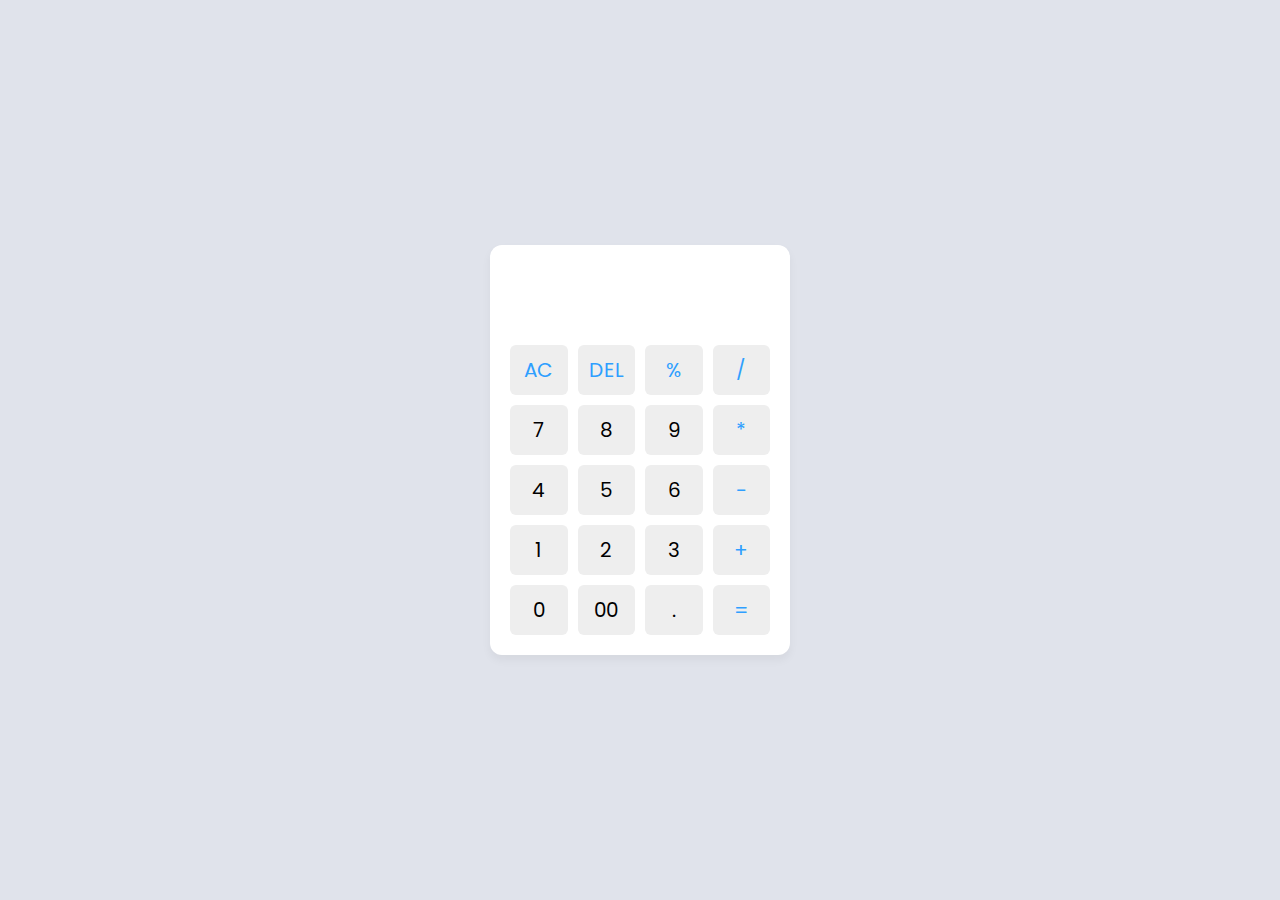
<file: Calculator/index.html>
<!DOCTYPE html>
<html lang="en">
  <head>
    <meta charset="UTF-8" />
    <meta http-equiv="X-UA-Compatible" content="IE=edge" />
    <meta name="viewport" content="width=device-width, initial-scale=1.0" />
    <title>Calculator in HTML CSS & JavaScript</title>
    <link rel="stylesheet" href="style.css" />
  </head>
  <body>
    <div class="container">
      <input type="text" class="display" />

      <div class="buttons">
        <button class="operator" data-value="AC">AC</button>
        <button class="operator" data-value="DEL">DEL</button>
        <button class="operator" data-value="%">%</button>
        <button class="operator" data-value="/">/</button>

        <button data-value="7">7</button>
        <button data-value="8">8</button>
        <button data-value="9">9</button>
        <button class="operator" data-value="*">*</button>

        <button data-value="4">4</button>
        <button data-value="5">5</button>
        <button data-value="6">6</button>
        <button class="operator" data-value="-">-</button>

        <button data-value="1">1</button>
        <button data-value="2">2</button>
        <button data-value="3">3</button>
        <button class="operator" data-value="+">+</button>

        <button data-value="0">0</button>
        <button data-value="00">00</button>
        <button data-value=".">.</button>
        <button class="operator" data-value="=">=</button>
      </div>
    </div>

    <script src="script.js"></script>
  </body>
</html>
</file>
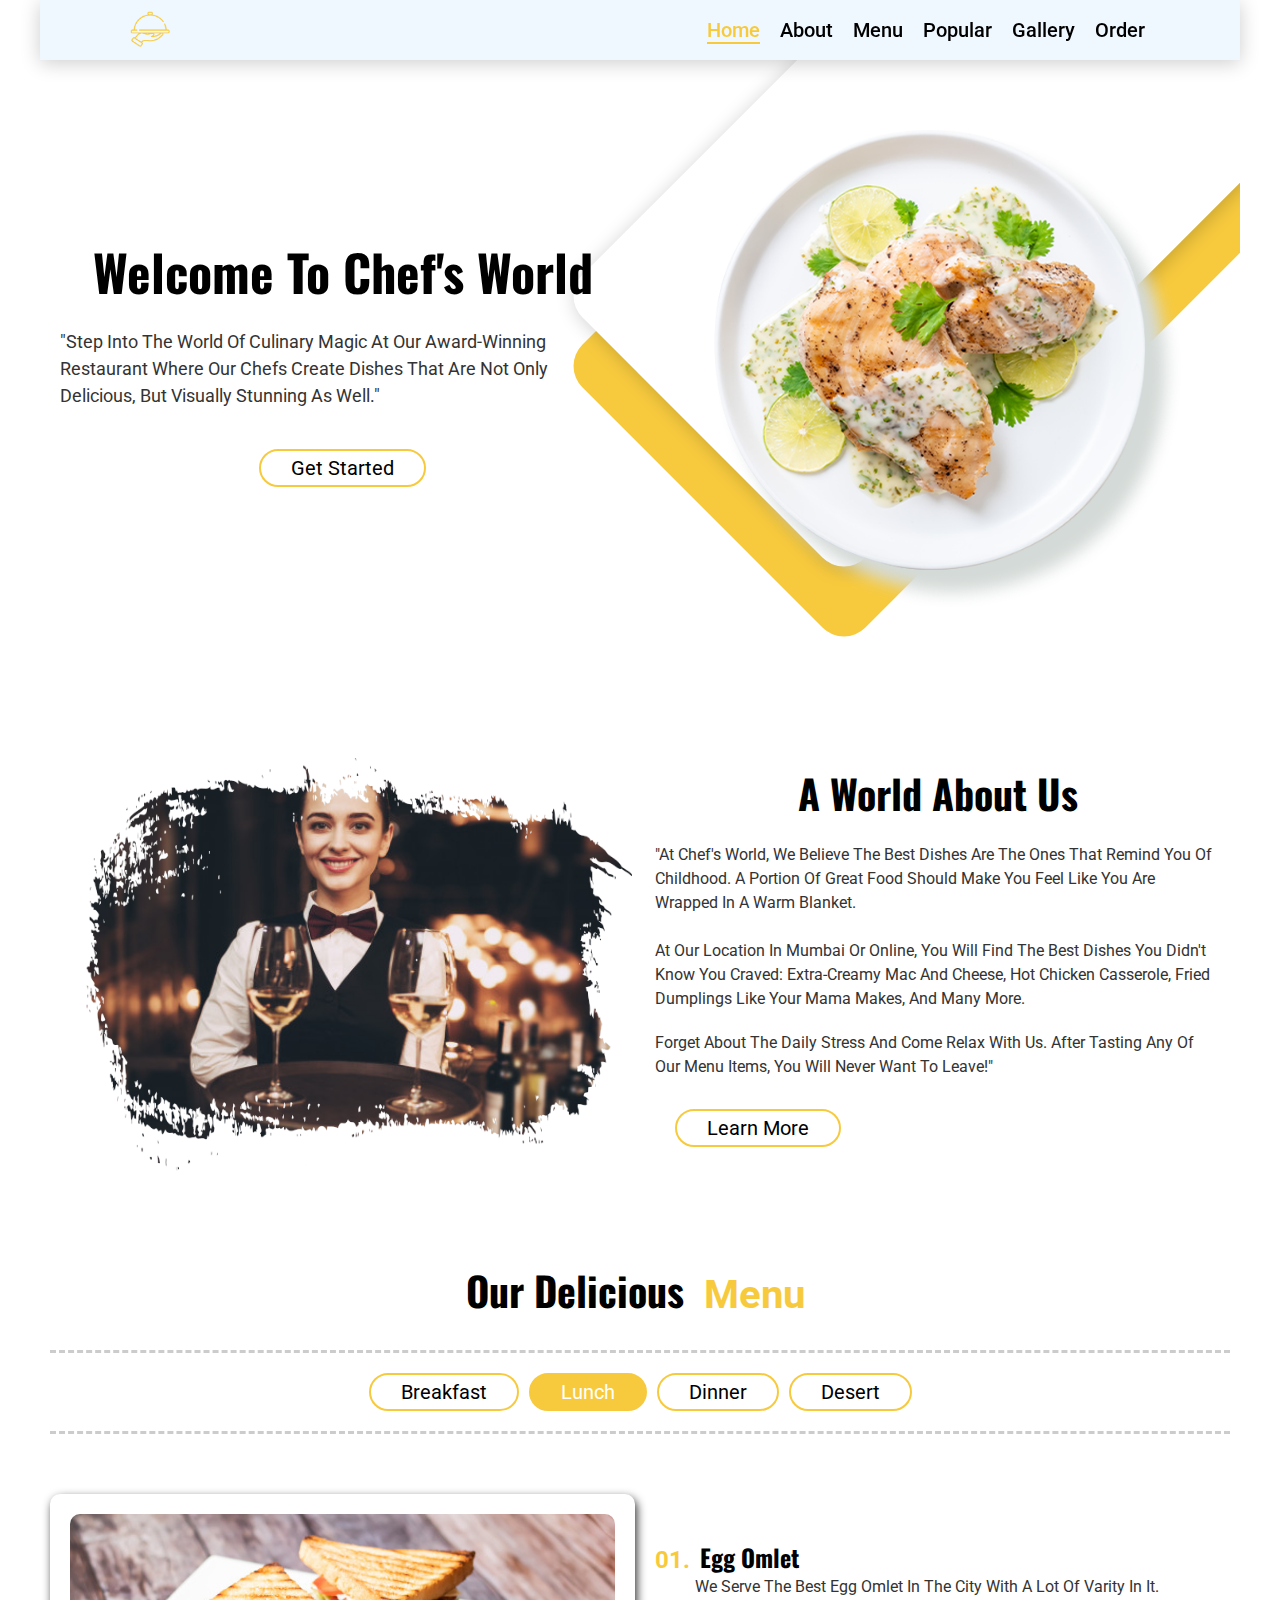
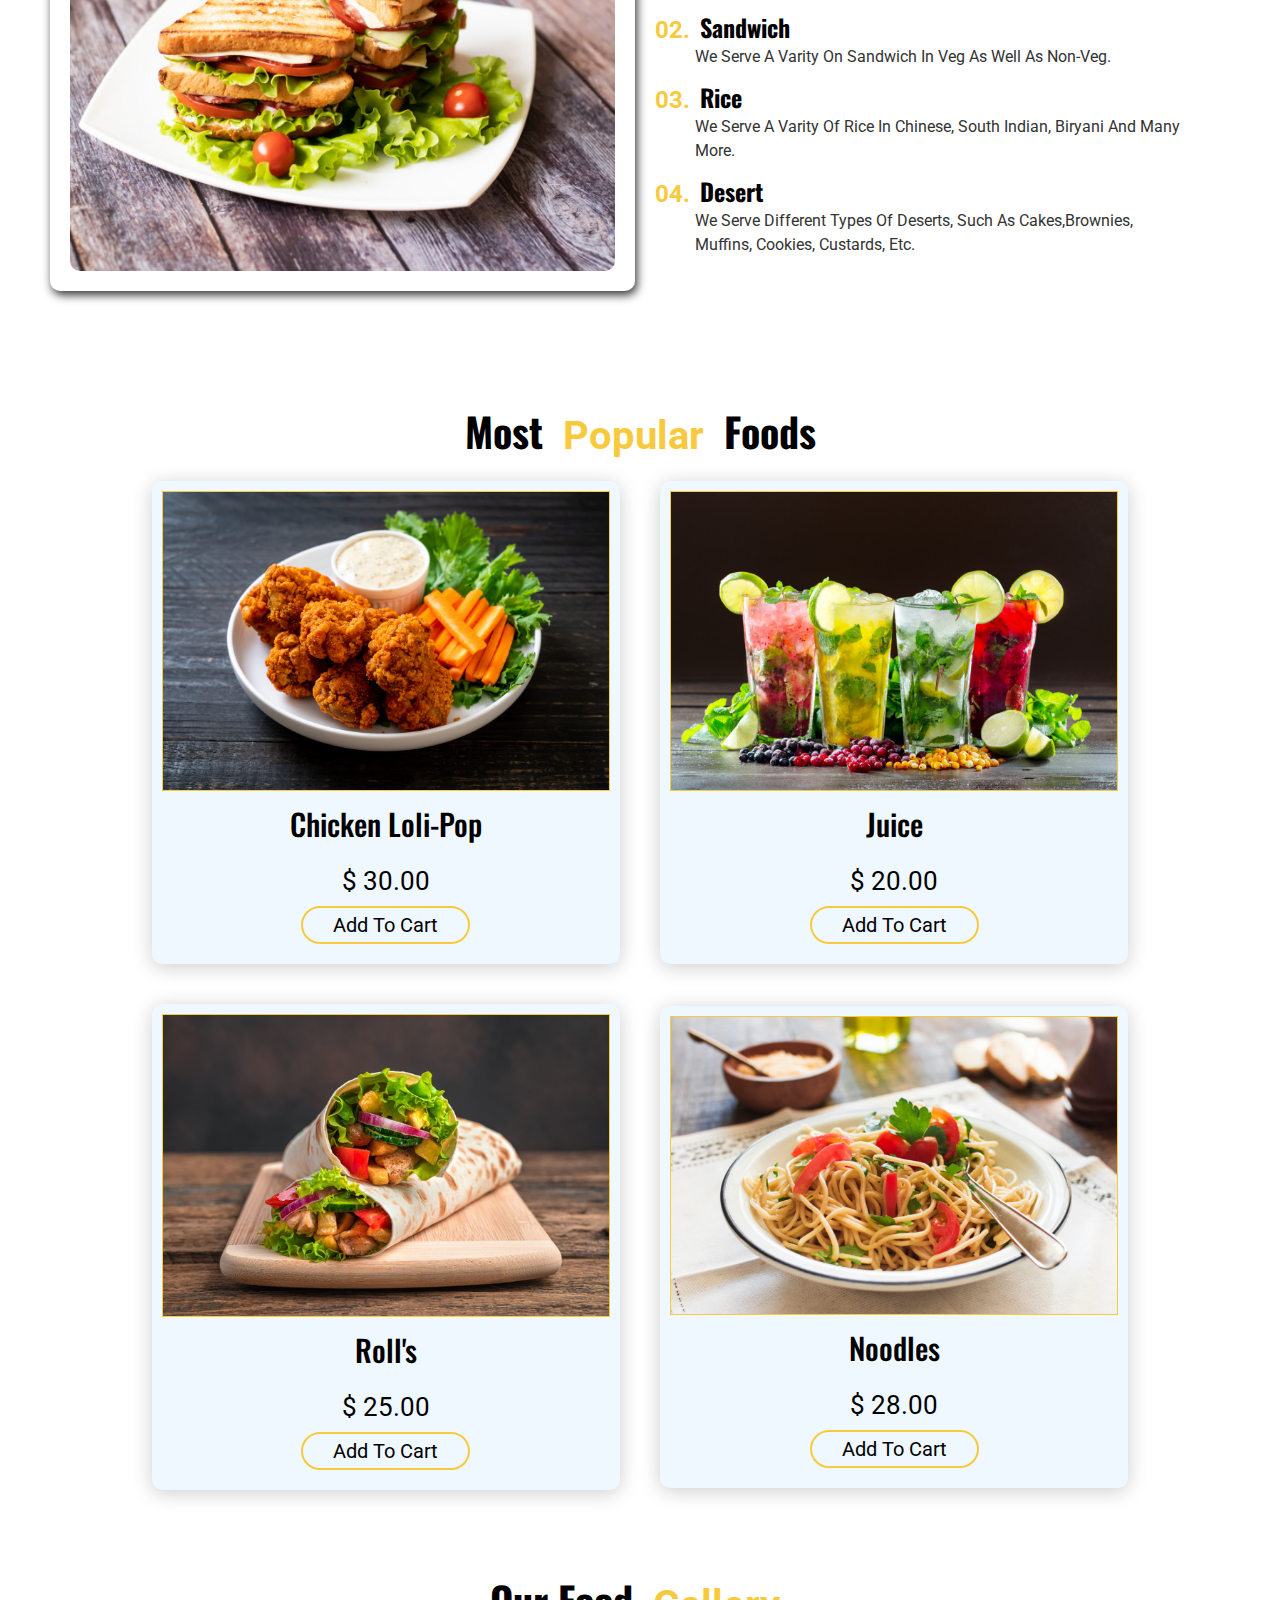
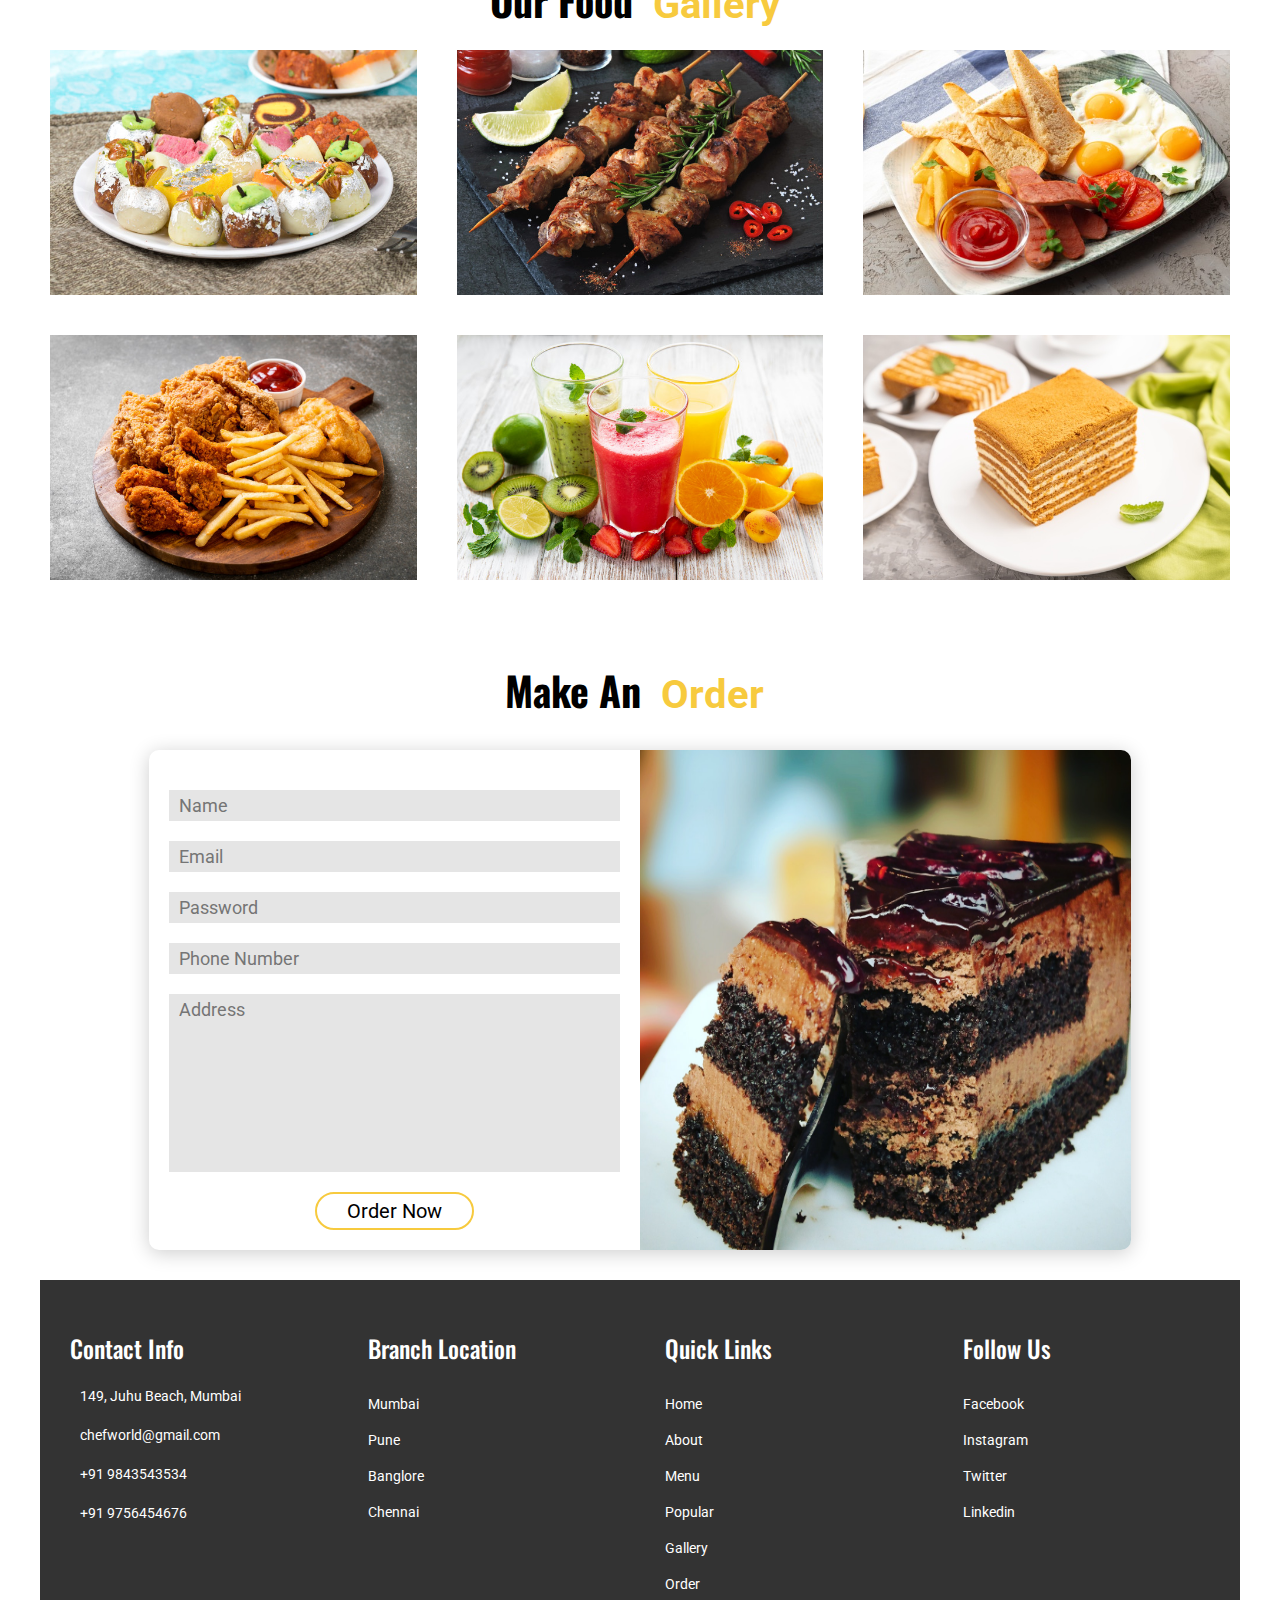
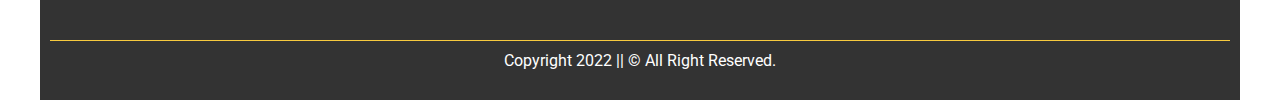
<file: Landing Page/index.html>
<!DOCTYPE html>
<html lang="en">
  <head>
    <meta charset="UTF-8" />
    <meta http-equiv="X-UA-Compatible" content="IE=edge" />
    <meta name="viewport" content="width=device-width, initial-scale=1.0" />
    <title>food-website</title>
    <link
      rel="shortcut icon"
      href="./images/title-logo.png"
      type="image/x-icon"
    />

    <!-- ----linked font awesome cdn---- -->
    <link
      rel="stylesheet"
      href="https://cdnjs.cloudflare.com/ajax/libs/font-awesome/6.1.1/css/all.min.css"
      integrity="sha512-KfkfwYDsLkIlwQp6LFnl8zNdLGxu9YAA1QvwINks4PhcElQSvqcyVLLD9aMhXd13uQjoXtEKNosOWaZqXgel0g=="
      crossorigin="anonymous"
      referrerpolicy="no-referrer"
    />

    <!-- ----linked style.css file---- -->
    <link rel="stylesheet" href="./public/css/style.css" />

    <!-- ----linked media.css file---- -->
    <link rel="stylesheet" href="./public/css/media.css" />
  </head>
  <body>
    <!-- ====markup header element==== -->
    <header class="header">
      <!-- ---header logo--- -->
      <div class="header-logo">
        <img src="./images/logo-img.png" alt="logo" />
      </div>

      <!-- ---navigation--- -->
      <nav class="navbar">
        <ul>
          <li>
            <a class="active" href="#home">home</a>
          </li>
          <li>
            <a href="#about">about</a>
          </li>
          <li>
            <a href="#menu">menu</a>
          </li>
          <li>
            <a href="#popular">popular</a>
          </li>
          <li>
            <a href="#gallery">gallery</a>
          </li>
          <li>
            <a href="#order">order</a>
          </li>
        </ul>
      </nav>

      <!-- ---menu bar--- -->
      <div id="menu-bar" class="fas fa-bars"></div>
    </header>

    <!-- ====markup main element==== -->

    <main>
      <!-- ====markup home section==== -->
      <section id="home" class="home">
        <div class="home-desc">
          <h1>Welcome to Chef's World</h1>
          <p>
            "Step into the world of culinary magic at our award-winning restaurant where our chefs create dishes that are not only delicious, 
            but visually stunning as well."
          </p>
          <input type="button" value="get started" />
        </div>

        <div class="home-image">
          <img src="./images/home-img.png" alt="Net Error" />
        </div>
      </section>

      <!-- ====markup about section==== -->
      <section id="about" class="about">
        <div class="about-image">
          <img src="./images/about-frame-img.png" alt="" />
        </div>

        <div class="about-desc">
          <h2>a world about us</h2>
          <p>
            "At Chef's World, we believe the best dishes are the ones that remind you of childhood. 
            A portion of great food should make you feel like you are wrapped in a warm blanket.
            <br><br>At our location in Mumbai or online, you will find the best dishes you didn't know you craved:
            extra-creamy mac and cheese, hot chicken casserole, fried dumplings like your mama makes, and many more.
          </p>
          <p>
            Forget about the daily stress and come relax with us. After tasting any of our menu items, you will never want to leave!"
          </p>

          <input type="button" value="learn more" />
        </div>
      </section>

      <!-- ====markup about section==== -->
      <section id="menu" class="menu">
        <h2>our delicious <span>menu</span></h2>
        <div class="catagory">
          <input type="button" value="breakfast" />
          <input type="button" class="active" value="lunch" />
          <input type="button" value="dinner" />
          <input type="button" value="desert" />
        </div>

        <div class="catagory-img">
          <img id="c-img" src="./images/menu-lunch.jpg" alt="Net Error" />
        </div>

        <!-- ---info content 01--- -->
        <div class="menu-content">
          <div class="info">
            <h3><span>01.</span>Egg Omlet</h3>
            <p>
              We serve the best Egg Omlet in the city with a lot of varity in it.
            </p>
          </div>

          <!-- ---info content 02--- -->
          <div class="info">
            <h3><span>02.</span>Sandwich</h3>
            <p>
              We serve a varity on Sandwich in Veg as well as Non-veg.
            </p>
          </div>

          <!-- ---info content 03--- -->
          <div class="info">
            <h3><span>03.</span>Rice</h3>
            <p>
              We serve a varity of rice in chinese, south Indian, Biryani and many more.
            </p>
          </div>

          <!-- ---info content 04--- -->
          <div class="info">
            <h3><span>04.</span>Desert</h3>
            <p>
              We serve different types of deserts, such as Cakes,Brownies, Muffins, Cookies, Custards, etc.
            </p>
          </div>
        </div>
      </section>

      <!-- ====markup popular section==== -->
      <section id="popular" class="popular">
        <h2>most <span>popular</span> foods</h2>

        <div class="popular-content">
          <!-- ---card 01--- -->
          <div class="p-card">
            <img src="./images/product-1.jpg" alt="Net Error" />
            <h4>Chicken loli-Pop</h4>
            <div class="review">
              <i class="fas fa-star"></i>
              <i class="fas fa-star"></i>
              <i class="fas fa-star"></i>
              <i class="fas fa-star"></i>
              <i class="fas fa-star"></i>
            </div>
            <p class="price">$ 30.00</p>
            <input type="button" value="add to cart" />
          </div>

          <!-- ---card 02--- -->
          <div class="p-card">
            <img src="./images/product-2.jpg" alt="Net Error" />
            <h4>Juice</h4>
            <div class="review">
              <i class="fas fa-star"></i>
              <i class="fas fa-star"></i>
              <i class="fas fa-star"></i>
              <i class="fas fa-star"></i>
              <i class="fas fa-star"></i>
            </div>
            <p class="price">$ 20.00</p>
            <input type="button" value="add to cart" />
          </div>

          <!-- ---card 03--- -->
          <div class="p-card">
            <img src="./images/product-3.jpg" alt="Net Error" />
            <h4>Roll's</h4>
            <div class="review">
              <i class="fas fa-star"></i>
              <i class="fas fa-star"></i>
              <i class="fas fa-star"></i>
              <i class="fas fa-star"></i>
              <i class="fas fa-star"></i>
            </div>
            <p class="price">$ 25.00</p>
            <input type="button" value="add to cart" />
          </div>

          <!-- ---card 04--- -->
          <div class="p-card">
            <img src="./images/product-4.jpg" alt="Net Error" />
            <h4>Noodles</h4>
            <div class="review">
              <i class="fas fa-star"></i>
              <i class="fas fa-star"></i>
              <i class="fas fa-star"></i>
              <i class="fas fa-star"></i>
              <i class="fas fa-star"></i>
            </div>
            <p class="price">$ 28.00</p>
            <input type="button" value="add to cart" />
          </div>
        </div>
      </section>

      <!-- ====markup gallery section==== -->
      <section id="gallery" class="gallery">
        <h2>our food <span>gallery</span></h2>

        <div class="gallery-content">
          <!-- ---gallery card 01--- -->
          <div class="g-card">
            <img src="./images/img1.jpg" alt="Net Error" />
            <h3>Sweet</h3>
          </div>

          <!-- ---gallery card 02--- -->
          <div class="g-card">
            <img src="./images/img2.jpg" alt="Net Error" />
            <h3>Tandori</h3>
          </div>

          <!-- ---gallery card 03--- -->
          <div class="g-card">
            <img src="./images/img3.jpg" alt="Net Error" />
            <h3>Omlet</h3>
          </div>

          <!-- ---gallery card 04--- -->
          <div class="g-card">
            <img src="./images/img4.jpg" alt="Net Error" />
            <h3>Fries</h3>
          </div>

          <!-- ---gallery card 05--- -->
          <div class="g-card">
            <img src="./images/img5.jpg" alt="Net Error" />
            <h3>Juices</h3>
          </div>

          <!-- ---gallery card 06--- -->
          <div class="g-card">
            <img src="./images/img6.jpg" alt="Net Error" />
            <h3>Sandwich</h3>
          </div>
        </div>
      </section>

      <!-- ====markup gallery section==== -->
      <section id="order" class="order">
        <h2>make an <span>order</span></h2>

        <div class="order-content">
          <form action="#" class="order-form" autocomplete="off">
            <input type="text" placeholder="name" required />
            <input type="email" placeholder="email" required />
            <input type="password" placeholder="password" required />
            <input type="number" placeholder="phone Number" required />
            <textarea cols="30" rows="8" placeholder="address"></textarea>

            <button type="submit">Order now</button>
          </form>
          <img src="./images/form-img.jpg" alt="Net Error" />
        </div>
      </section>
    </main>

    <!-- ====markup footer element==== -->
    <footer class="footer">
      <div class="contact-info">
        <h4>contact info</h4>
        <p>
          <i class="fas fa-location-dot"></i
          ><span>149, Juhu Beach, Mumbai</span>
        </p>
        <p><i class="fas fa-envelope"></i> <span>chefworld@gmail.com</span></p>
        <p><i class="fas fa-phone"></i> <span>+91 9843543534</span></p>
        <p><i class="fas fa-phone"></i> <span>+91 9756454676</span></p>
      </div>

      <div class="location">
        <h4>branch location</h4>
        <ul>
          <li><a href="#">Mumbai</a></li>
          <li><a href="#">Pune</a></li>
          <li><a href="#">Banglore</a></li>
          <li><a href="#">Chennai</a></li>
        </ul>
      </div>

      <div class="quick-links">
        <h4>quick links</h4>
        <ul>
          <li><a href="#home">home</a></li>
          <li><a href="#about">about</a></li>
          <li><a href="#menu">menu</a></li>
          <li><a href="#popular">popular</a></li>
          <li><a href="#gallery">gallery</a></li>
          <li><a href="#order">order</a></li>
        </ul>
      </div>

      <div class="follow-us">
        <h4>follow us</h4>
        <ul>
          <li>
            <a href="https://www.facebook.com" target="blank">facebook</a>
          </li>
          <li>
            <a href="https://www.instagram.com" target="blank">instagram</a>
          </li>
          <li><a href="https://www.twitter.com" target="blank">twitter</a></li>
          <li>
            <a href="https://www.linkedin.com" target="blank">linkedin</a>
          </li>
        </ul>
      </div>

      <div class="copyright">
        <p>Copyright 2022 || &copy all right reserved.</p>
      </div>
    </footer>

    <!-- ----linked main.js file---- -->
    <script src="./public/js/main.js"></script>
  </body>
</html>
</file>
<file: Calculator/style.css>
/* Import Google font - Poppins */
@import url("https://fonts.googleapis.com/css2?family=Poppins:wght@300;400;500;600;700&display=swap");
* {
  margin: 0;
  padding: 0;
  box-sizing: border-box;
  font-family: "Poppins", sans-serif;
}
body {
  height: 100vh;
  display: flex;
  align-items: center;
  justify-content: center;
  background: #e0e3eb;
}
.container {
  position: relative;
  max-width: 300px;
  width: 100%;
  border-radius: 12px;
  padding: 10px 20px 20px;
  background: #fff;
  box-shadow: 0 5px 10px rgba(0, 0, 0, 0.05);
}
.display {
  height: 80px;
  width: 100%;
  outline: none;
  border: none;
  text-align: right;
  margin-bottom: 10px;
  font-size: 25px;
  color: #000e1a;
  pointer-events: none;
}
.buttons {
  display: grid;
  grid-gap: 10px;
  grid-template-columns: repeat(4, 1fr);
}
.buttons button {
  padding: 10px;
  border-radius: 6px;
  border: none;
  font-size: 20px;
  cursor: pointer;
  background-color: #eee;
}
.buttons button:active {
  transform: scale(0.99);
}
.operator {
  color: #2f9fff;
}
</file>
<file: Landing Page/public/css/style.css>
@import url("https://fonts.googleapis.com/css2?family=Oswald:wght@200;400;500&family=Roboto:wght@100;300;400;500;700&display=swap");
.buttonStyle, .home .home-desc input, .about .about-desc input, .menu .catagory input, .popular .popular-content .p-card input, .order .order-content .order-form button {
  padding: 0.5rem 3rem;
  border: 0.2rem solid #f7ca3e;
  border-radius: 50rem;
  font-size: 2rem;
  color: #000000;
  cursor: pointer;
  text-transform: capitalize;
  background-color: transparent;
  -webkit-transition: all 0.4s linear;
  transition: all 0.4s linear;
}

.buttonStyle:hover, .home .home-desc input:hover, .about .about-desc input:hover, .menu .catagory input:hover, .popular .popular-content .p-card input:hover, .order .order-content .order-form button:hover {
  color: #ffffff;
  background-color: #f7ca3e;
}

.sectionHeading, .menu h2, .popular h2, .gallery h2, .order h2 {
  font-size: 4rem;
  padding: 2rem;
  font-weight: 700;
  text-align: center;
  text-transform: capitalize;
  color: #000000;
}

.sectionHeading span, .menu h2 span, .popular h2 span, .gallery h2 span, .order h2 span {
  padding: 0 1rem;
  color: #f7ca3e;
}

.footerTitle, .footer .contact-info h4, .footer .location h4, .footer .quick-links h4, .footer .follow-us h4 {
  font-size: 2.4rem;
  color: #ffffff;
  font-weight: 500;
  text-align: left;
  text-transform: capitalize;
  padding: 1rem;
}

.footerLink, .footer .location ul li a, .footer .quick-links ul li a, .footer .follow-us ul li a {
  font-size: 1.4rem;
  color: #ffffff;
  text-transform: capitalize;
  -webkit-transition: all 0.4s linear;
  transition: all 0.4s linear;
}

.footerLink:hover, .footer .location ul li a:hover, .footer .quick-links ul li a:hover, .footer .follow-us ul li a:hover {
  color: #f7ca3e;
}

* {
  margin: 0;
  padding: 0;
  -webkit-box-sizing: border-box;
          box-sizing: border-box;
  outline: none;
  border: none;
  font-family: "Roboto", sans-serif;
}

html {
  font-size: 62.5%;
  overflow-x: hidden;
  scroll-behavior: smooth;
  overflow-x: hidden;
}

html::-webkit-scrollbar {
  width: 1.4rem;
}

html::-webkit-scrollbar-track {
  background: rgba(0, 0, 0, 0.2);
}

html::-webkit-scrollbar-thumb {
  background: #f7ca3e;
}

body {
  max-width: 1200px;
  margin: auto;
  background-color: #ffffff;
  position: relative;
  overflow-x: hidden;
}

h1,
h2,
h3,
h4 {
  font-family: "Oswald", sans-serif;
}

a {
  text-decoration: none;
}

a,
button,
input[button],
input[submit] {
  -webkit-transition: all 0.4s linear;
  transition: all 0.4s linear;
}

ul {
  list-style-type: none;
}

section {
  padding: 3rem 1rem;
}

.header {
  max-width: 1200px;
  width: 100%;
  height: 6rem;
  padding: 1rem 8rem;
  background-color: #f0f8ff;
  -webkit-box-shadow: 0 0.3rem 2rem rgba(0, 0, 0, 0.2);
          box-shadow: 0 0.3rem 2rem rgba(0, 0, 0, 0.2);
  display: -webkit-box;
  display: -ms-flexbox;
  display: flex;
  -webkit-box-orient: horizontal;
  -webkit-box-direction: normal;
      -ms-flex-direction: row;
          flex-direction: row;
  -webkit-box-pack: justify;
      -ms-flex-pack: justify;
          justify-content: space-between;
  -webkit-box-align: center;
      -ms-flex-align: center;
          align-items: center;
  gap: 1rem;
  position: fixed;
  top: 0;
  z-index: 100;
}

.header .header-logo {
  text-align: center;
  padding: 0 1rem;
}

.header .header-logo img {
  width: 4rem;
  height: auto;
  cursor: pointer;
}

.header .navbar {
  padding: 0 1rem;
}

.header .navbar ul {
  display: -webkit-box;
  display: -ms-flexbox;
  display: flex;
  -webkit-box-orient: horizontal;
  -webkit-box-direction: normal;
      -ms-flex-direction: row;
          flex-direction: row;
  -webkit-box-pack: center;
      -ms-flex-pack: center;
          justify-content: center;
  -webkit-box-align: center;
      -ms-flex-align: center;
          align-items: center;
  gap: 1rem;
}

.header .navbar ul li {
  text-align: center;
}

.header .navbar ul li a {
  font-size: 2rem;
  text-transform: capitalize;
  margin: 0 0.5rem;
  font-weight: 500;
  color: #000000;
}

.header .navbar ul li a:hover, .header .navbar ul li a.active {
  color: #f7ca3e;
  border-bottom: 0.2rem solid #f7ca3e;
}

.header #menu-bar {
  font-size: 3rem;
  padding: 1rem;
  cursor: pointer;
  display: none;
}

.home {
  margin: 6rem 0;
  display: -ms-grid;
  display: grid;
  -ms-grid-columns: (1fr)[12];
      grid-template-columns: repeat(12, 1fr);
  -webkit-box-pack: center;
      -ms-flex-pack: center;
          justify-content: center;
  -webkit-box-align: center;
      -ms-flex-align: center;
          align-items: center;
  gap: 1rem;
  position: relative;
  z-index: 0;
}

.home .home-desc {
  -ms-grid-column: 1;
  -ms-grid-column-span: 6;
  grid-column: 1 / 7;
  text-align: center;
}

.home .home-desc h1 {
  color: #000000;
  padding: 1rem;
  font-size: 5rem;
  font-weight: 700;
  text-transform: capitalize;
  text-align: center;
}

.home .home-desc p {
  color: #333333;
  padding: 1rem;
  font-size: 1.8rem;
  line-height: 1.5;
  text-transform: capitalize;
  text-align: left;
}

.home .home-desc input {
  margin-top: 3rem;
}

.home .home-image {
  grid-column: 7 / -1;
  text-align: center;
}

.home .home-image img {
  width: 100%;
}

.home::after, .home::before {
  content: "";
  position: absolute;
  top: 0;
  right: -6rem;
  background-color: #f7ca3e;
  border-radius: 3rem;
  -webkit-transform: rotate(-45deg);
          transform: rotate(-45deg);
  height: 40rem;
  width: 70rem;
  z-index: -2;
  -webkit-animation: animate 1.5s linear 1;
          animation: animate 1.5s linear 1;
}

.home::before {
  top: -7rem;
  background-color: #ffffff;
  -webkit-box-shadow: 0 0.3rem 2rem rgba(0, 0, 0, 0.2);
          box-shadow: 0 0.3rem 2rem rgba(0, 0, 0, 0.2);
  z-index: -1;
}

@-webkit-keyframes animate {
  0% {
    -webkit-transform: rotate(50deg) translateY(-40rem);
            transform: rotate(50deg) translateY(-40rem);
  }
}

@keyframes animate {
  0% {
    -webkit-transform: rotate(50deg) translateY(-40rem);
            transform: rotate(50deg) translateY(-40rem);
  }
}

.about {
  display: -ms-grid;
  display: grid;
  -ms-grid-columns: (1fr)[12];
      grid-template-columns: repeat(12, 1fr);
  -webkit-box-pack: center;
      -ms-flex-pack: center;
          justify-content: center;
  -webkit-box-align: center;
      -ms-flex-align: center;
          align-items: center;
  gap: 1rem;
  min-height: 50rem;
}

.about .about-image {
  -ms-grid-column: 1;
  -ms-grid-column-span: 6;
  grid-column: 1 / 7;
  height: 100%;
  background-image: url(./../../images/about-img.jpg);
  background-size: cover;
  background-repeat: no-repeat;
  background-position: center;
  background-mix-blend-mode: screen;
}

.about .about-image img {
  display: block;
  width: 100%;
  height: 100%;
}

.about .about-desc {
  grid-column: 7 / -1;
}

.about .about-desc h2 {
  color: #000000;
  padding: 1rem;
  font-size: 4rem;
  font-weight: 700;
  text-transform: capitalize;
  text-align: center;
}

.about .about-desc p {
  color: #333333;
  padding: 1rem;
  font-size: 1.6rem;
  line-height: 1.5;
  text-transform: capitalize;
  text-align: left;
}

.about .about-desc input {
  margin: 2rem 3rem;
}

.menu {
  display: -ms-grid;
  display: grid;
  -ms-grid-columns: (1fr)[12];
      grid-template-columns: repeat(12, 1fr);
  -webkit-box-pack: center;
      -ms-flex-pack: center;
          justify-content: center;
  -webkit-box-align: center;
      -ms-flex-align: center;
          align-items: center;
  gap: 1rem;
}

.menu h2 {
  grid-column: 1 / -1;
}

.menu .catagory {
  grid-column: 1 / -1;
  padding: 2rem 0;
  margin-bottom: 5rem;
  border-top: 0.3rem dashed rgba(0, 0, 0, 0.2);
  border-bottom: 0.3rem dashed rgba(0, 0, 0, 0.2);
  text-align: center;
  display: -webkit-box;
  display: -ms-flexbox;
  display: flex;
  -webkit-box-orient: horizontal;
  -webkit-box-direction: normal;
      -ms-flex-direction: row;
          flex-direction: row;
  -webkit-box-pack: center;
      -ms-flex-pack: center;
          justify-content: center;
  -webkit-box-align: center;
      -ms-flex-align: center;
          align-items: center;
  gap: 1rem;
  -ms-flex-wrap: wrap;
      flex-wrap: wrap;
}

.menu .catagory input.active {
  color: #ffffff;
  background-color: #f7ca3e;
}

.menu .catagory-img {
  padding: 2rem;
  -ms-grid-column: 1;
  -ms-grid-column-span: 6;
  grid-column: 1 / 7;
  -webkit-box-shadow: 0.2rem 0.4rem 1rem #333333;
          box-shadow: 0.2rem 0.4rem 1rem #333333;
  border-radius: 1rem;
  height: 100%;
}

.menu .catagory-img img {
  display: block;
  width: 100%;
  height: 100%;
  border-radius: 1rem;
}

.menu .menu-content {
  grid-column: 7 / -1;
  padding: 1rem;
}

.menu .menu-content .info {
  text-align: left;
}

.menu .menu-content .info h3 {
  padding-top: 1rem;
  font-size: 2.4rem;
  color: #000000;
  font-weight: bold;
  text-transform: capitalize;
}

.menu .menu-content .info h3 span {
  color: #f7ca3e;
  padding-right: 1rem;
}

.menu .menu-content .info p {
  color: #333333;
  padding: 1rem;
  font-size: 1.6rem;
  line-height: 1.5;
  text-transform: capitalize;
  text-align: left;
  padding: 0 4rem 0;
}

.popular {
  background-image: -webkit-gradient(linear, left top, left bottom, from(rgba(255, 255, 255, 0.7)), to(rgba(255, 255, 255, 0.7))), url(./../../images/popular-bg.jpg);
  background-image: linear-gradient(rgba(255, 255, 255, 0.7), rgba(255, 255, 255, 0.7)), url(./../../images/popular-bg.jpg);
  background-repeat: no-repeat;
  background-size: content;
  background-position: center;
  background-attachment: fixed;
}

.popular h2 {
  margin-top: 3rem;
}

.popular .popular-content {
  text-align: center;
  display: -ms-grid;
  display: grid;
  -ms-grid-columns: (1fr)[12];
      grid-template-columns: repeat(12, 1fr);
  -webkit-box-pack: center;
      -ms-flex-pack: center;
          justify-content: center;
  -webkit-box-align: center;
      -ms-flex-align: center;
          align-items: center;
  gap: 1rem;
  gap: 4rem;
}

.popular .popular-content .p-card {
  padding: 1rem;
  background-color: #f0f8ff;
  -webkit-box-shadow: 0 0.3rem 2rem rgba(0, 0, 0, 0.2);
          box-shadow: 0 0.3rem 2rem rgba(0, 0, 0, 0.2);
  border-radius: 1rem;
  -webkit-transition: all 0.4s linear;
  transition: all 0.4s linear;
}

.popular .popular-content .p-card img {
  display: block;
  width: 100%;
  height: 100%;
  border: 0.1rem solid #f7ca3e;
}

.popular .popular-content .p-card h4 {
  color: #000000;
  padding: 1rem;
  font-size: 3rem;
  font-weight: 500;
  text-transform: capitalize;
  text-align: center;
}

.popular .popular-content .p-card .review {
  text-align: center;
}

.popular .popular-content .p-card .review i {
  color: #f7ca3e;
  font-size: 1.6rem;
}

.popular .popular-content .p-card .price {
  padding: 1rem;
  font-size: 2.6rem;
}

.popular .popular-content .p-card input {
  margin-bottom: 1rem;
}

.popular .popular-content .p-card:hover {
  -webkit-transform: scale(1.02);
          transform: scale(1.02);
  -webkit-box-shadow: 0.4rem 0.8rem 2rem #333333;
          box-shadow: 0.4rem 0.8rem 2rem #333333;
}

.popular .popular-content .p-card:nth-child(odd) {
  -ms-grid-column: 2;
  -ms-grid-column-span: 5;
  grid-column: 2 / 7;
}

.popular .popular-content .p-card:nth-child(even) {
  -ms-grid-column: 7;
  -ms-grid-column-span: 5;
  grid-column: 7 / 12;
}

.gallery .gallery-content {
  display: -ms-grid;
  display: grid;
  -ms-grid-columns: (1fr)[12];
      grid-template-columns: repeat(12, 1fr);
  -webkit-box-pack: center;
      -ms-flex-pack: center;
          justify-content: center;
  -webkit-box-align: center;
      -ms-flex-align: center;
          align-items: center;
  gap: 1rem;
  gap: 4rem;
}

.gallery .gallery-content .g-card {
  height: 100%;
  width: 100%;
  overflow: hidden;
  cursor: pointer;
  position: relative;
  -webkit-transition: all 0.4s linear;
  transition: all 0.4s linear;
}

.gallery .gallery-content .g-card img {
  display: block;
  width: 100%;
  height: 100%;
  -o-object-fit: cover;
     object-fit: cover;
}

.gallery .gallery-content .g-card h3 {
  position: absolute;
  top: 120%;
  left: 50%;
  -webkit-transform: translate(-50%, -50%);
          transform: translate(-50%, -50%);
  color: #000000;
  padding: 1rem;
  font-size: 3rem;
  font-weight: 700;
  text-transform: capitalize;
  text-align: center;
  color: #ffffff;
  opacity: 0.5;
  -webkit-transition: all 0.4s linear;
  transition: all 0.4s linear;
}

.gallery .gallery-content .g-card::before {
  content: "";
  position: absolute;
  top: -100%;
  left: 0;
  height: 100%;
  width: 100%;
  background-color: rgba(0, 0, 0, 0.2);
  -webkit-transition: all 0.4s linear;
  transition: all 0.4s linear;
}

.gallery .gallery-content .g-card:hover h3 {
  top: 50%;
  opacity: 1;
  -webkit-transition-delay: 0.2s;
          transition-delay: 0.2s;
}

.gallery .gallery-content .g-card:hover::before {
  top: 0;
}

.gallery .gallery-content .g-card:nth-child(3n + 1) {
  -ms-grid-column: 1;
  -ms-grid-column-span: 4;
  grid-column: 1 / 5;
}

.gallery .gallery-content .g-card:nth-child(3n + 2) {
  -ms-grid-column: 5;
  -ms-grid-column-span: 4;
  grid-column: 5 / 9;
}

.gallery .gallery-content .g-card:nth-child(3n + 3) {
  grid-column: 9 / -1;
}

.order {
  display: -ms-grid;
  display: grid;
  -ms-grid-columns: (1fr)[12];
      grid-template-columns: repeat(12, 1fr);
  -webkit-box-pack: center;
      -ms-flex-pack: center;
          justify-content: center;
  -webkit-box-align: center;
      -ms-flex-align: center;
          align-items: center;
  gap: 1rem;
}

.order h2 {
  grid-column: 1 / -1;
}

.order .order-content {
  -ms-grid-column: 2;
  -ms-grid-column-span: 10;
  grid-column: 2 / 12;
  -webkit-box-shadow: 0 0.3rem 2rem rgba(0, 0, 0, 0.2);
          box-shadow: 0 0.3rem 2rem rgba(0, 0, 0, 0.2);
  border-radius: 1rem;
  display: -ms-grid;
  display: grid;
  -ms-grid-columns: (1fr)[12];
      grid-template-columns: repeat(12, 1fr);
  -webkit-box-pack: center;
      -ms-flex-pack: center;
          justify-content: center;
  -webkit-box-align: center;
      -ms-flex-align: center;
          align-items: center;
  gap: 1rem;
  gap: 0;
}

.order .order-content .order-form {
  -ms-grid-column: 1;
  -ms-grid-column-span: 6;
  grid-column: 1 / 7;
  padding: 2rem;
  text-align: center;
}

.order .order-content .order-form input,
.order .order-content .order-form textarea {
  display: block;
  width: 100%;
  font-size: 1.8rem;
  padding: 0.5rem 1rem;
  margin: 2rem 0;
  text-transform: inherit;
  background-color: rgba(0, 0, 0, 0.1);
}

.order .order-content .order-form input::-webkit-input-placeholder,
.order .order-content .order-form textarea::-webkit-input-placeholder {
  text-transform: capitalize;
}

.order .order-content .order-form input:-ms-input-placeholder,
.order .order-content .order-form textarea:-ms-input-placeholder {
  text-transform: capitalize;
}

.order .order-content .order-form input::-ms-input-placeholder,
.order .order-content .order-form textarea::-ms-input-placeholder {
  text-transform: capitalize;
}

.order .order-content .order-form input::placeholder,
.order .order-content .order-form textarea::placeholder {
  text-transform: capitalize;
}

.order .order-content .order-form textarea {
  max-width: 100%;
  resize: none;
}

.order .order-content img {
  grid-column: 7 / -1;
  display: block;
  width: 100%;
  height: 100%;
  border-top-right-radius: 1rem;
  border-bottom-right-radius: 1rem;
}

.footer {
  padding: 3rem 1rem;
  background-color: #333333;
  display: -ms-grid;
  display: grid;
  -ms-grid-columns: (1fr)[12];
      grid-template-columns: repeat(12, 1fr);
  -webkit-box-pack: center;
      -ms-flex-pack: center;
          justify-content: center;
  -webkit-box-align: center;
      -ms-flex-align: center;
          align-items: center;
  gap: 1rem;
  text-align: left;
}

.footer .contact-info {
  -ms-grid-column: 1;
  -ms-grid-column-span: 3;
  grid-column: 1 / 4;
  padding: 1rem;
  min-height: 32rem;
}

.footer .contact-info p {
  padding: 1rem;
  font-size: 1.4rem;
}

.footer .contact-info p i {
  font-size: 1.6rem;
  color: #f7ca3e;
}

.footer .contact-info p span {
  padding-left: 1rem;
  color: #ffffff;
}

.footer .contact-info p:first-of-type i {
  width: 1.6rem;
}

.footer .contact-info p:first-of-type span {
  text-transform: capitalize;
}

.footer .location {
  -ms-grid-column: 4;
  -ms-grid-column-span: 3;
  grid-column: 4 / 7;
  padding: 1rem;
  min-height: 32rem;
}

.footer .location ul {
  padding: 1rem;
}

.footer .location ul li {
  padding: 1rem 0;
}

.footer .quick-links {
  -ms-grid-column: 7;
  -ms-grid-column-span: 3;
  grid-column: 7 / 10;
  padding: 1rem;
  min-height: 32rem;
}

.footer .quick-links ul {
  padding: 1rem;
}

.footer .quick-links ul li {
  padding: 1rem 0;
}

.footer .follow-us {
  grid-column: 10 / -1;
  padding: 1rem;
  min-height: 32rem;
}

.footer .follow-us ul {
  padding: 1rem;
}

.footer .follow-us ul li {
  padding: 1rem 0;
}

.footer .copyright {
  grid-column: 1 / -1;
  border-top: 0.1rem solid #f7ca3e;
}

.footer .copyright p {
  font-size: 1.6rem;
  color: #ffffff;
  padding-top: 1rem;
  text-transform: capitalize;
  text-align: center;
}

.footer .copyright p span {
  color: #f7ca3e;
  font-weight: 500;
}
</file>
<file: Landing Page/public/css/media.css>
.buttonStyle {
  padding: 0.5rem 3rem;
  border: 0.2rem solid #f7ca3e;
  border-radius: 50rem;
  font-size: 2rem;
  color: #000000;
  cursor: pointer;
  text-transform: capitalize;
  background-color: transparent;
  -webkit-transition: all 0.4s linear;
  transition: all 0.4s linear;
}

.buttonStyle:hover {
  color: #ffffff;
  background-color: #f7ca3e;
}

.sectionHeading {
  font-size: 4rem;
  padding: 2rem;
  font-weight: 700;
  text-align: center;
  text-transform: capitalize;
  color: #000000;
}

.sectionHeading span {
  padding: 0 1rem;
  color: #f7ca3e;
}

.footerTitle {
  font-size: 2.4rem;
  color: #ffffff;
  font-weight: 500;
  text-align: left;
  text-transform: capitalize;
  padding: 1rem;
}

.footerLink {
  font-size: 1.4rem;
  color: #ffffff;
  text-transform: capitalize;
  -webkit-transition: all 0.4s linear;
  transition: all 0.4s linear;
}

.footerLink:hover {
  color: #f7ca3e;
}

@media screen and (max-width: 991px) {
  .header {
    padding: 1rem 5rem;
  }
  .menu .catagory-img {
    -ms-grid-column: 1;
    -ms-grid-column-span: 5;
    grid-column: 1 / 6;
  }
  .menu .menu-content {
    grid-column: 6 / -1;
  }
  .gallery .gallery-content {
    gap: 3rem;
  }
  .gallery .gallery-content .g-card:nth-child(2n + 1) {
    -ms-grid-column: 1;
    -ms-grid-column-span: 6;
    grid-column: 1 / 7;
  }
  .gallery .gallery-content .g-card:nth-child(2n + 2) {
    grid-column: 7 / -1;
  }
  .order .order-content {
    grid-column: 1 / -1;
  }
  .order .order-content .order-form {
    -ms-grid-column: 1;
    -ms-grid-column-span: 7;
    grid-column: 1 / 8;
  }
  .order .order-content img {
    grid-column: 8 / -1;
  }
  .footer .contact-info {
    -ms-grid-column: 2;
    -ms-grid-column-span: 5;
    grid-column: 2 / 7;
  }
  .footer .location {
    -ms-grid-column: 7;
    -ms-grid-column-span: 5;
    grid-column: 7 / 12;
  }
  .footer .quick-links {
    -ms-grid-column: 2;
    -ms-grid-column-span: 5;
    grid-column: 2 / 7;
  }
  .footer .follow-us {
    -ms-grid-column: 7;
    -ms-grid-column-span: 5;
    grid-column: 7 / 12;
  }
}

@media screen and (max-width: 768px) {
  html {
    font-size: 55%;
  }
  .header {
    padding: 1rem 3rem;
  }
  .header .navbar {
    padding: 2rem 0;
    display: block;
    width: 40%;
    height: calc(100vh - 6rem);
    background-color: #f0f8ff;
    position: absolute;
    top: 6rem;
    right: -100%;
    z-index: 100;
    border-bottom-left-radius: 50%;
    -webkit-box-shadow: 0 0.3rem 2rem rgba(0, 0, 0, 0.2);
            box-shadow: 0 0.3rem 2rem rgba(0, 0, 0, 0.2);
    -webkit-transition: all 0.4s linear;
    transition: all 0.4s linear;
  }
  .header .navbar.active {
    right: 0;
  }
  .header .navbar ul {
    margin-top: 3rem;
    display: -webkit-box;
    display: -ms-flexbox;
    display: flex;
    -webkit-box-orient: vertical;
    -webkit-box-direction: normal;
        -ms-flex-direction: column;
            flex-direction: column;
    -webkit-box-pack: center;
        -ms-flex-pack: center;
            justify-content: center;
    -webkit-box-align: start;
        -ms-flex-align: start;
            align-items: start;
    gap: 4rem;
  }
  .header .navbar ul li {
    width: 100%;
  }
  .header #menu-bar {
    display: block;
    -webkit-transition: all 0.4s linear;
    transition: all 0.4s linear;
  }
  .header #menu-bar.active {
    -webkit-transform: rotate(90deg);
            transform: rotate(90deg);
    color: #f7ca3e;
  }
  .home .home-desc {
    grid-column: 1 / -1;
  }
  .home .home-desc p {
    text-align: center;
    padding: 1rem 3rem;
  }
  .home .home-image {
    grid-column: 1 / -1;
  }
  .home .home-image img {
    width: 80%;
  }
  .home::after, .home::before {
    display: none;
  }
  .about .about-image {
    grid-column: 1 / -1;
  }
  .about .about-desc {
    grid-column: 1 / -1;
    text-align: center;
  }
  .about .about-desc p {
    text-align: center;
  }
  .menu .catagory-img {
    grid-column: 1 / -1;
  }
  .menu .menu-content {
    grid-column: 1 / -1;
  }
  .popular .popular-content .p-card:nth-child(odd) {
    -ms-grid-column: 2;
    -ms-grid-column-span: 10;
    grid-column: 2 / 12;
  }
  .popular .popular-content .p-card:nth-child(even) {
    -ms-grid-column: 2;
    -ms-grid-column-span: 10;
    grid-column: 2 / 12;
  }
  .gallery .gallery-content {
    gap: 2rem;
  }
  .gallery .gallery-content .g-card:nth-child(n) {
    grid-column: 1 / -1;
  }
  .order .order-content {
    grid-column: 1 / -1;
  }
  .order .order-content .order-form {
    grid-column: 1 / -1;
  }
  .order .order-content img {
    display: none;
  }
  .footer .contact-info {
    min-height: auto;
    grid-column: 1 / -1;
  }
  .footer .location {
    min-height: auto;
    grid-column: 1 / -1;
  }
  .footer .quick-links {
    min-height: auto;
    grid-column: 1 / -1;
  }
  .footer .follow-us {
    min-height: auto;
    grid-column: 1 / -1;
  }
}

@media screen and (max-width: 450px) {
  html {
    font-size: 50%;
  }
  .header {
    padding: 1rem 2rem;
  }
  .header .navbar {
    width: 70%;
  }
}
</file>
